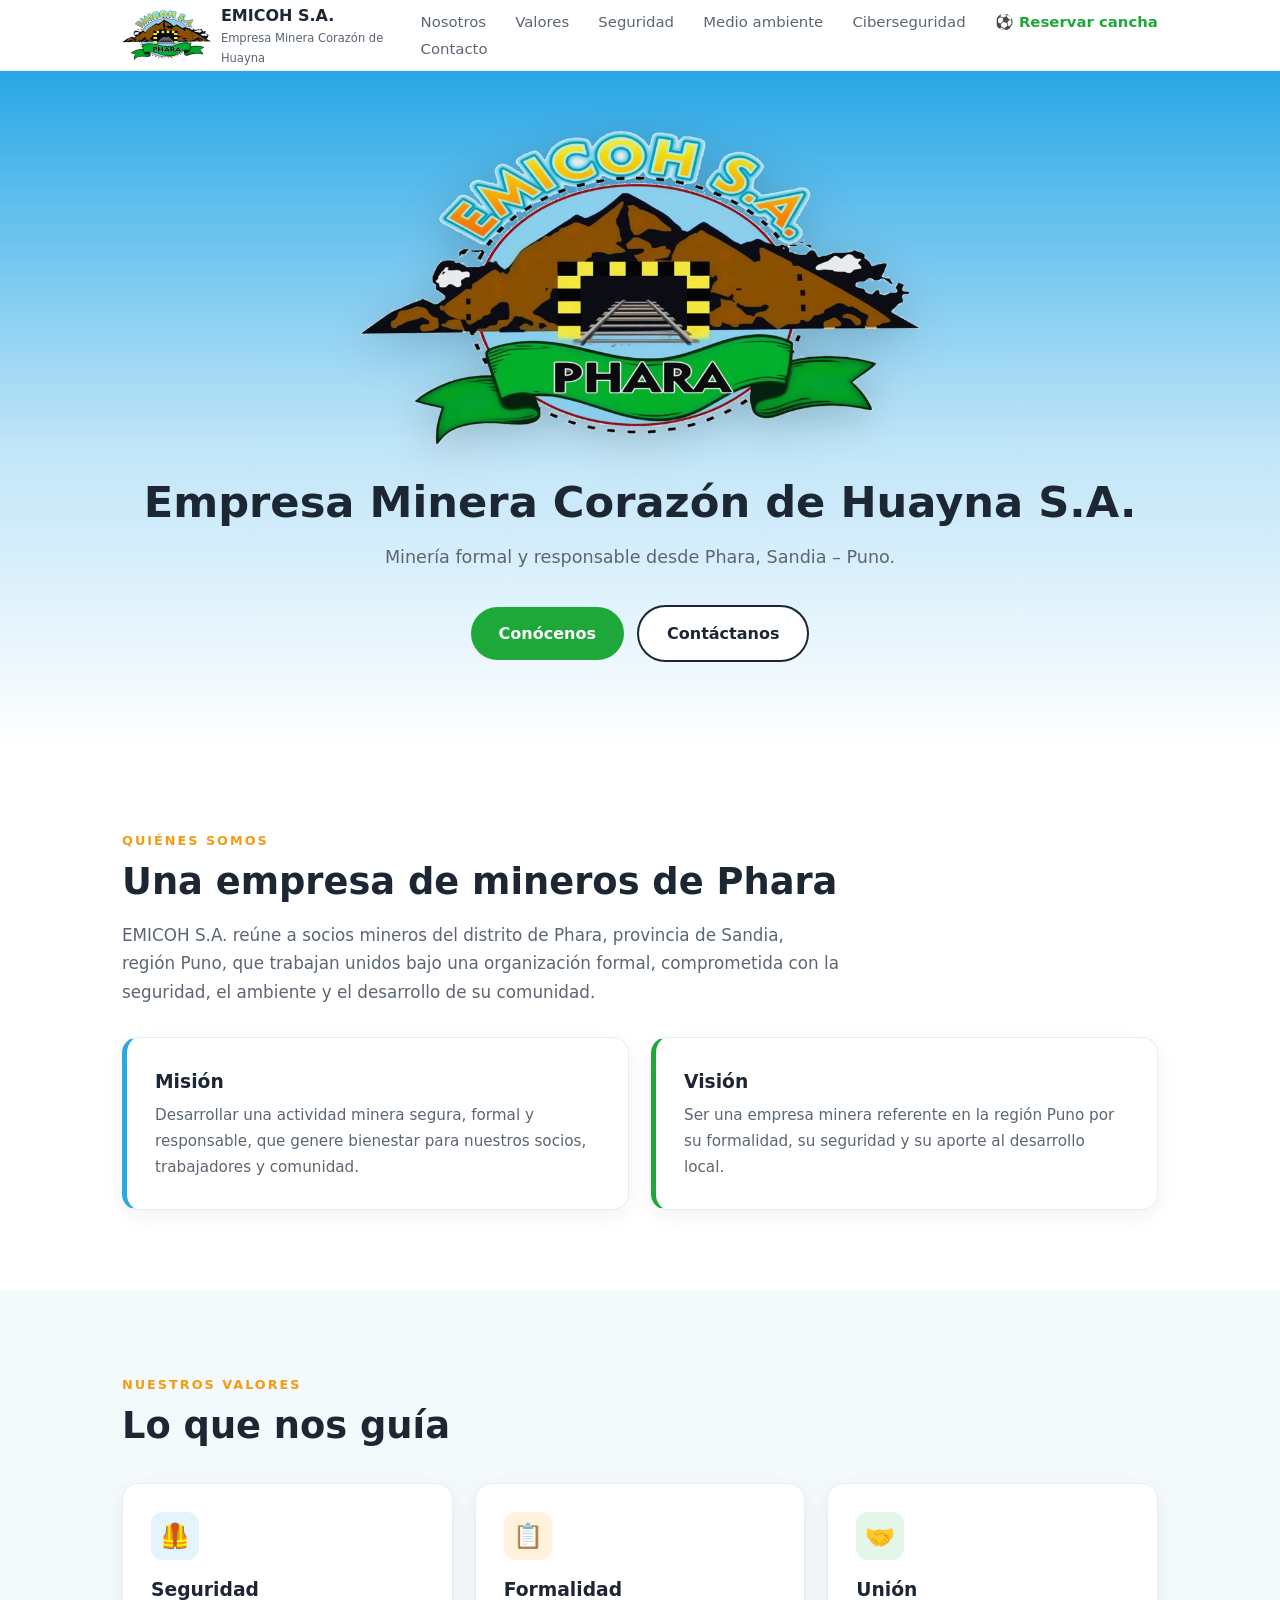
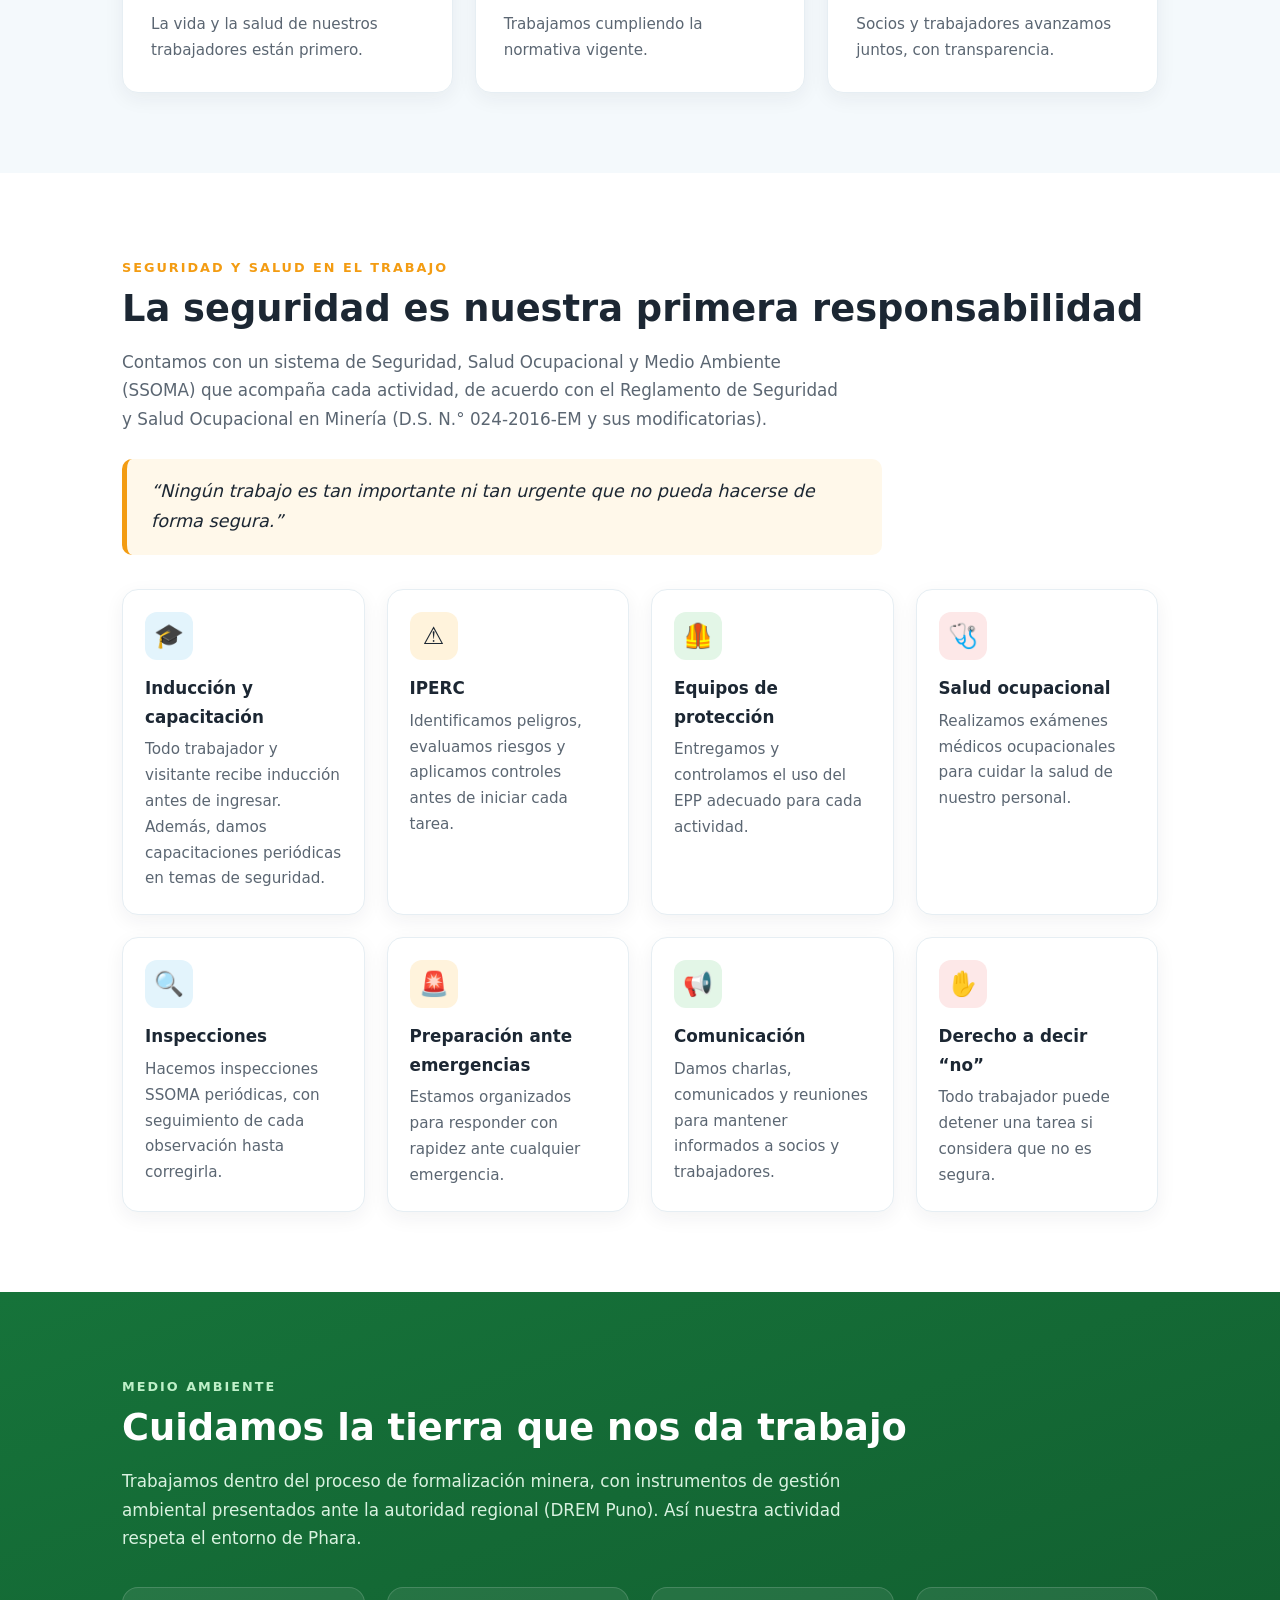
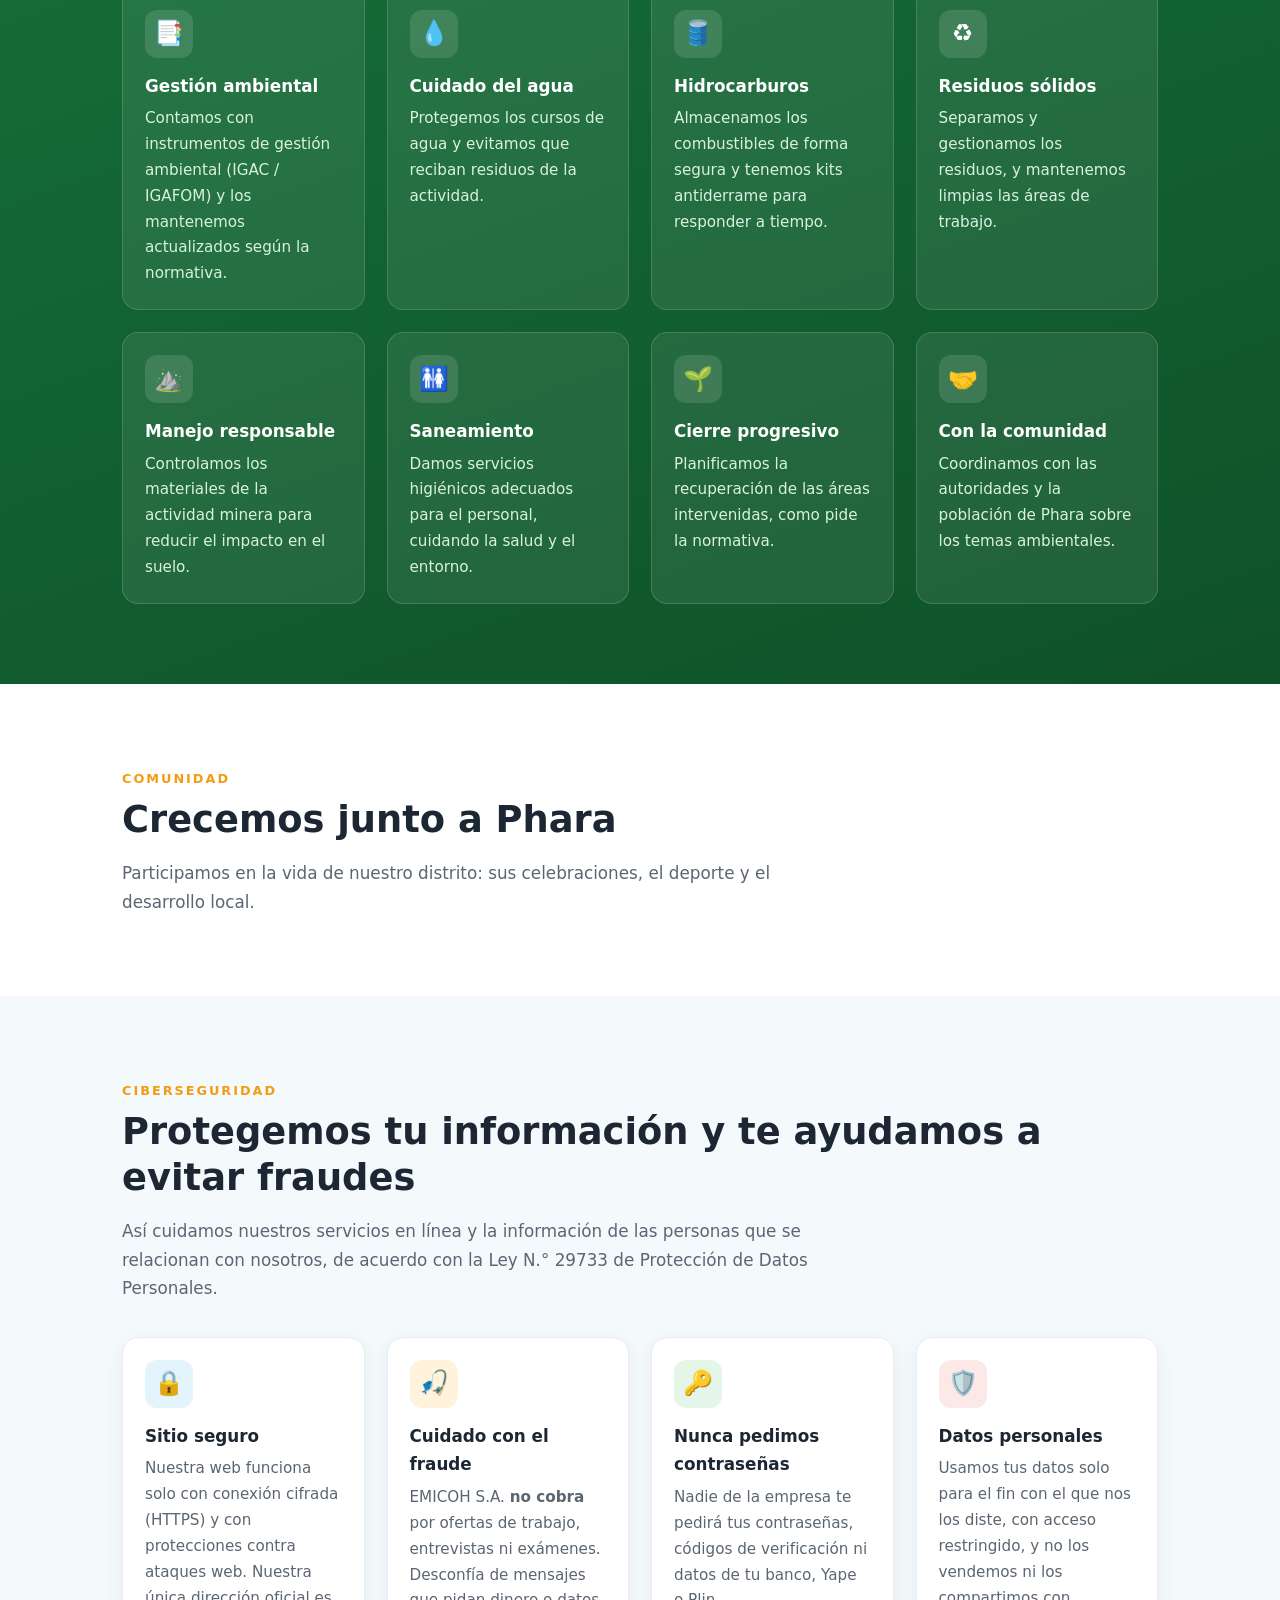
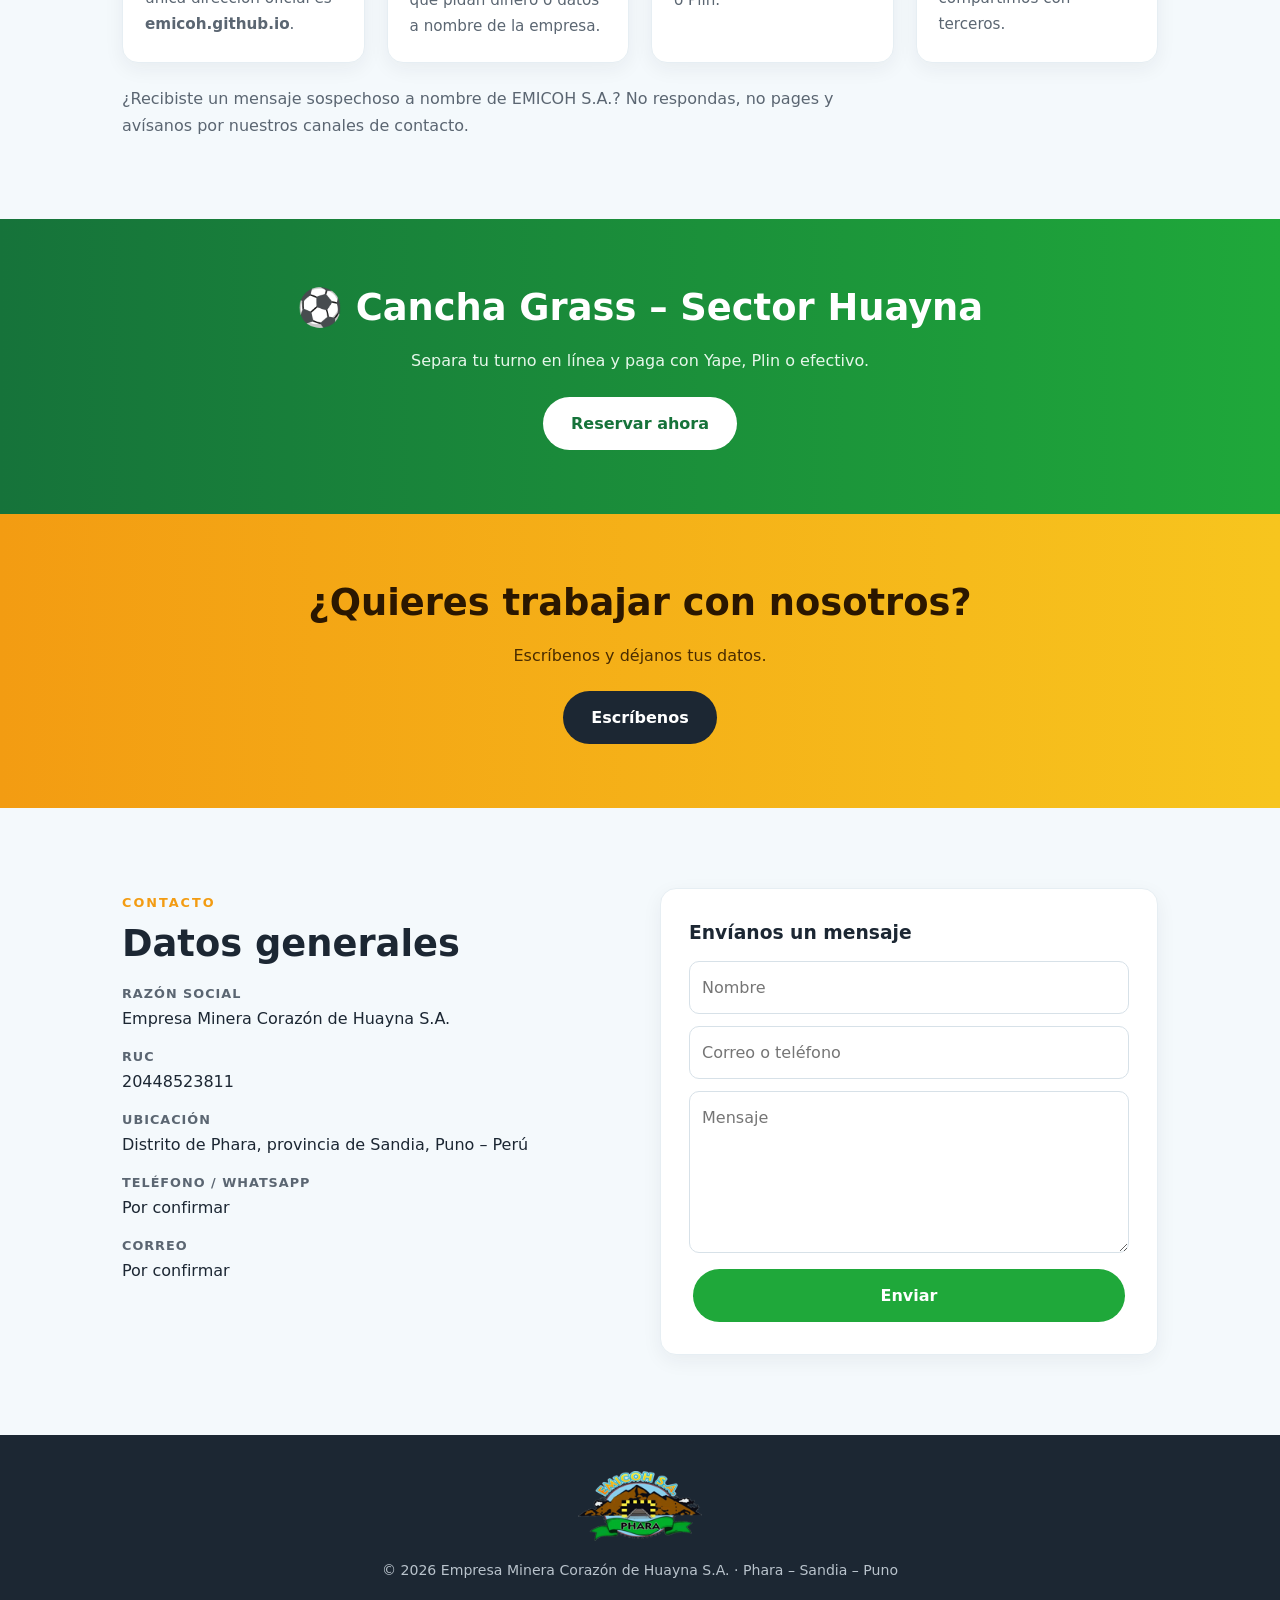
<file: index.html>
<!DOCTYPE html>
<html lang="es">
<head>
<meta charset="UTF-8">
<meta name="viewport" content="width=device-width, initial-scale=1">
<title>EMICOH S.A. | Empresa Minera Corazón de Huayna</title>
<meta name="description" content="Empresa Minera Corazón de Huayna S.A. (EMICOH S.A.) – Phara, Sandia, Puno.">
<meta http-equiv="Content-Security-Policy" content="default-src 'self'; script-src 'self'; style-src 'self' 'unsafe-inline'; img-src 'self' data:; font-src 'self'; connect-src 'self'; object-src 'none'; base-uri 'self'; form-action 'self'; frame-src 'none'; upgrade-insecure-requests">
<meta name="referrer" content="strict-origin-when-cross-origin">
<link rel="icon" href="img/favicon.png?v=2">
<style>
:root{--cielo:#2aa7e6;--cielo2:#bfe5f8;--naranja:#f39c12;--amarillo:#f7c51e;--verde:#1fa83a;--cafe:#7a4a1e;--tinta:#1c2733;--gris:#5b6672}
*{box-sizing:border-box;margin:0;padding:0}
html{scroll-behavior:smooth}
body{font-family:"Segoe UI",system-ui,sans-serif;color:var(--tinta);background:#fff;line-height:1.7}
a{color:inherit}
.wrap{max-width:1080px;margin:auto;padding:0 22px}
header{position:sticky;top:0;z-index:50;background:rgba(255,255,255,.95);backdrop-filter:blur(8px);border-bottom:1px solid #e6eef3}
header .wrap{display:flex;align-items:center;justify-content:space-between;height:70px}
.brand{display:flex;align-items:center;gap:10px;text-decoration:none;font-weight:800;color:var(--tinta)}
.brand img{height:50px}
.brand small{display:block;font-weight:500;font-size:.72rem;color:var(--gris)}
nav a{text-decoration:none;margin-left:24px;font-size:.93rem;font-weight:500;color:var(--gris)}
nav a:hover{color:var(--cielo)}
#menu{display:none;background:none;border:0;font-size:1.7rem;cursor:pointer;color:var(--tinta)}
.hero{background:linear-gradient(180deg,var(--cielo) 0%,var(--cielo2) 55%,#fff 100%);text-align:center;padding:60px 0 80px}
.hero img{width:min(560px,90%);filter:drop-shadow(0 10px 22px rgba(0,0,0,.18))}
.hero h1{font-size:clamp(1.7rem,4vw,2.7rem);line-height:1.2;margin-top:24px}
.hero p{max-width:620px;margin:14px auto 28px;color:var(--gris);font-size:1.1rem}
.btn{display:inline-block;padding:13px 28px;border-radius:40px;background:var(--verde);color:#fff;font-weight:700;text-decoration:none;margin:4px;border:0;cursor:pointer;font:inherit;font-weight:700}
.btn.alt{background:#fff;color:var(--tinta);border:2px solid var(--tinta)}
section{padding:80px 0}
.tag{color:var(--naranja);font-weight:700;text-transform:uppercase;letter-spacing:2px;font-size:.8rem}
h2{font-size:clamp(1.6rem,3.2vw,2.3rem);margin:6px 0 16px;line-height:1.25}
.lead{color:var(--gris);max-width:720px;font-size:1.05rem}
.cards{display:grid;grid-template-columns:repeat(3,1fr);gap:22px;margin-top:34px}
.card{background:#fff;border:1px solid #e6eef3;border-radius:16px;padding:28px;box-shadow:0 6px 20px rgba(28,39,51,.06)}
.card .ic{width:48px;height:48px;border-radius:12px;display:grid;place-items:center;font-size:1.5rem;margin-bottom:14px}
.card h3{margin-bottom:6px}
.card p{color:var(--gris);font-size:.95rem}
.alt-bg{background:#f4f9fc}
.c4{grid-template-columns:repeat(4,1fr)}
.c4 .card{padding:22px}
.c4 .card h3{font-size:1.05rem}
.quote{margin:26px 0 0;padding:18px 24px;border-left:5px solid var(--naranja);background:#fff8ea;border-radius:10px;font-style:italic;font-size:1.1rem;max-width:760px}
.sec-amb{background:linear-gradient(160deg,#16733a,#0f5129);color:#fff}
.sec-amb h2{color:#fff}.sec-amb .lead{color:#d9f2e0}
.sec-amb .card{background:rgba(255,255,255,.08);border-color:rgba(255,255,255,.15);box-shadow:none}
.sec-amb .card p{color:#d9f2e0}
.sec-amb .card .ic{background:rgba(255,255,255,.12)}
.mv{display:grid;grid-template-columns:1fr 1fr;gap:22px;margin-top:30px}
.mv .card{border-left:5px solid var(--cielo)}
.mv .card:last-child{border-left-color:var(--verde)}
.band{background:linear-gradient(90deg,var(--naranja),var(--amarillo));text-align:center;padding:60px 0}
.band h2{color:#2b1700}.band p{color:#4a2c00;margin-bottom:18px}
.contact{display:grid;grid-template-columns:1fr 1fr;gap:40px;align-items:start}
.info .row{display:flex;gap:12px;margin-bottom:14px}
.info .row b{display:block;font-size:.8rem;color:var(--gris);text-transform:uppercase;letter-spacing:1px}
form{background:#fff;padding:28px;border-radius:16px;border:1px solid #e6eef3;box-shadow:0 6px 20px rgba(28,39,51,.06);display:grid;gap:12px}
input,textarea{width:100%;padding:12px;border:1px solid #d7e1e8;border-radius:10px;font:inherit}
footer{background:var(--tinta);color:#b9c3cc;padding:36px 0;font-size:.88rem;text-align:center}
footer img{height:70px;margin-bottom:10px}
@media(max-width:860px){
 nav{display:none;position:absolute;top:70px;left:0;right:0;background:#fff;padding:6px 22px 18px;border-bottom:1px solid #e6eef3}
 nav.open{display:block}nav a{display:block;margin:12px 0}
 #menu{display:block}
 .cards,.mv,.contact{grid-template-columns:1fr}
 .c4{grid-template-columns:1fr 1fr}
}
@media(max-width:520px){
 .c4{grid-template-columns:1fr}
}
</style>
</head>
<body>

<header>
 <div class="wrap">
  <a href="#inicio" class="brand"><img src="img/favicon.png?v=2" alt="Logo EMICOH S.A."><span>EMICOH S.A.<small>Empresa Minera Corazón de Huayna</small></span></a>
  <button id="menu" aria-label="Menú">☰</button>
  <nav id="nav">
   <a href="#nosotros">Nosotros</a>
   <a href="#valores">Valores</a>
   <a href="#seguridad">Seguridad</a>
   <a href="#ambiente">Medio ambiente</a>
   <a href="#ciberseguridad">Ciberseguridad</a>
   <a href="cancha/" style="color:var(--verde);font-weight:700">⚽ Reservar cancha</a>
   <a href="#contacto">Contacto</a>
  </nav>
 </div>
</header>

<section class="hero" id="inicio">
 <div class="wrap">
  <img src="img/logo.png?v=2" alt="EMICOH S.A. – Phara">
  <h1>Empresa Minera Corazón de Huayna S.A.</h1>
  <p>Minería formal y responsable desde Phara, Sandia – Puno.</p>
  <a href="#nosotros" class="btn">Conócenos</a>
  <a href="#contacto" class="btn alt">Contáctanos</a>
 </div>
</section>

<section id="nosotros">
 <div class="wrap">
  <span class="tag">Quiénes somos</span>
  <h2>Una empresa de mineros de Phara</h2>
  <p class="lead">EMICOH S.A. reúne a socios mineros del distrito de Phara, provincia de Sandia, región Puno, que trabajan unidos bajo una organización formal, comprometida con la seguridad, el ambiente y el desarrollo de su comunidad.</p>
  <div class="mv">
   <div class="card"><h3>Misión</h3><p>Desarrollar una actividad minera segura, formal y responsable, que genere bienestar para nuestros socios, trabajadores y comunidad.</p></div>
   <div class="card"><h3>Visión</h3><p>Ser una empresa minera referente en la región Puno por su formalidad, su seguridad y su aporte al desarrollo local.</p></div>
  </div>
 </div>
</section>

<section class="alt-bg" id="valores">
 <div class="wrap">
  <span class="tag">Nuestros valores</span>
  <h2>Lo que nos guía</h2>
  <div class="cards">
   <div class="card"><div class="ic" style="background:#e3f4fc">🦺</div><h3>Seguridad</h3><p>La vida y la salud de nuestros trabajadores están primero.</p></div>
   <div class="card"><div class="ic" style="background:#fff3dc">📋</div><h3>Formalidad</h3><p>Trabajamos cumpliendo la normativa vigente.</p></div>
   <div class="card"><div class="ic" style="background:#e3f6e7">🤝</div><h3>Unión</h3><p>Socios y trabajadores avanzamos juntos, con transparencia.</p></div>
  </div>
 </div>
</section>

<section id="seguridad" class="sec-seg">
 <div class="wrap">
  <span class="tag">Seguridad y salud en el trabajo</span>
  <h2>La seguridad es nuestra primera responsabilidad</h2>
  <p class="lead">Contamos con un sistema de Seguridad, Salud Ocupacional y Medio Ambiente (SSOMA) que acompaña cada actividad, de acuerdo con el Reglamento de Seguridad y Salud Ocupacional en Minería (D.S. N.° 024-2016-EM y sus modificatorias).</p>
  <div class="quote">“Ningún trabajo es tan importante ni tan urgente que no pueda hacerse de forma segura.”</div>
  <div class="cards c4">
   <div class="card"><div class="ic" style="background:#e3f4fc">🎓</div><h3>Inducción y capacitación</h3><p>Todo trabajador y visitante recibe inducción antes de ingresar. Además, damos capacitaciones periódicas en temas de seguridad.</p></div>
   <div class="card"><div class="ic" style="background:#fff3dc">⚠️</div><h3>IPERC</h3><p>Identificamos peligros, evaluamos riesgos y aplicamos controles antes de iniciar cada tarea.</p></div>
   <div class="card"><div class="ic" style="background:#e3f6e7">🦺</div><h3>Equipos de protección</h3><p>Entregamos y controlamos el uso del EPP adecuado para cada actividad.</p></div>
   <div class="card"><div class="ic" style="background:#fde8e8">🩺</div><h3>Salud ocupacional</h3><p>Realizamos exámenes médicos ocupacionales para cuidar la salud de nuestro personal.</p></div>
   <div class="card"><div class="ic" style="background:#e3f4fc">🔍</div><h3>Inspecciones</h3><p>Hacemos inspecciones SSOMA periódicas, con seguimiento de cada observación hasta corregirla.</p></div>
   <div class="card"><div class="ic" style="background:#fff3dc">🚨</div><h3>Preparación ante emergencias</h3><p>Estamos organizados para responder con rapidez ante cualquier emergencia.</p></div>
   <div class="card"><div class="ic" style="background:#e3f6e7">📢</div><h3>Comunicación</h3><p>Damos charlas, comunicados y reuniones para mantener informados a socios y trabajadores.</p></div>
   <div class="card"><div class="ic" style="background:#fde8e8">✋</div><h3>Derecho a decir “no”</h3><p>Todo trabajador puede detener una tarea si considera que no es segura.</p></div>
  </div>
 </div>
</section>

<section id="ambiente" class="sec-amb">
 <div class="wrap">
  <span class="tag" style="color:#bff0c9">Medio ambiente</span>
  <h2>Cuidamos la tierra que nos da trabajo</h2>
  <p class="lead">Trabajamos dentro del proceso de formalización minera, con instrumentos de gestión ambiental presentados ante la autoridad regional (DREM Puno). Así nuestra actividad respeta el entorno de Phara.</p>
  <div class="cards c4">
   <div class="card"><div class="ic">📑</div><h3>Gestión ambiental</h3><p>Contamos con instrumentos de gestión ambiental (IGAC / IGAFOM) y los mantenemos actualizados según la normativa.</p></div>
   <div class="card"><div class="ic">💧</div><h3>Cuidado del agua</h3><p>Protegemos los cursos de agua y evitamos que reciban residuos de la actividad.</p></div>
   <div class="card"><div class="ic">🛢️</div><h3>Hidrocarburos</h3><p>Almacenamos los combustibles de forma segura y tenemos kits antiderrame para responder a tiempo.</p></div>
   <div class="card"><div class="ic">♻️</div><h3>Residuos sólidos</h3><p>Separamos y gestionamos los residuos, y mantenemos limpias las áreas de trabajo.</p></div>
   <div class="card"><div class="ic">⛰️</div><h3>Manejo responsable</h3><p>Controlamos los materiales de la actividad minera para reducir el impacto en el suelo.</p></div>
   <div class="card"><div class="ic">🚻</div><h3>Saneamiento</h3><p>Damos servicios higiénicos adecuados para el personal, cuidando la salud y el entorno.</p></div>
   <div class="card"><div class="ic">🌱</div><h3>Cierre progresivo</h3><p>Planificamos la recuperación de las áreas intervenidas, como pide la normativa.</p></div>
   <div class="card"><div class="ic">🤝</div><h3>Con la comunidad</h3><p>Coordinamos con las autoridades y la población de Phara sobre los temas ambientales.</p></div>
  </div>
 </div>
</section>

<section id="comunidad">
 <div class="wrap">
  <span class="tag">Comunidad</span>
  <h2>Crecemos junto a Phara</h2>
  <p class="lead">Participamos en la vida de nuestro distrito: sus celebraciones, el deporte y el desarrollo local.</p>
 </div>
</section>

<section class="alt-bg" id="ciberseguridad">
 <div class="wrap">
  <span class="tag">Ciberseguridad</span>
  <h2>Protegemos tu información y te ayudamos a evitar fraudes</h2>
  <p class="lead">Así cuidamos nuestros servicios en línea y la información de las personas que se relacionan con nosotros, de acuerdo con la Ley N.° 29733 de Protección de Datos Personales.</p>
  <div class="cards c4">
   <div class="card"><div class="ic" style="background:#e3f4fc">🔒</div><h3>Sitio seguro</h3><p>Nuestra web funciona solo con conexión cifrada (HTTPS) y con protecciones contra ataques web. Nuestra única dirección oficial es <b>emicoh.github.io</b>.</p></div>
   <div class="card"><div class="ic" style="background:#fff3dc">🎣</div><h3>Cuidado con el fraude</h3><p>EMICOH S.A. <b>no cobra</b> por ofertas de trabajo, entrevistas ni exámenes. Desconfía de mensajes que pidan dinero o datos a nombre de la empresa.</p></div>
   <div class="card"><div class="ic" style="background:#e3f6e7">🔑</div><h3>Nunca pedimos contraseñas</h3><p>Nadie de la empresa te pedirá tus contraseñas, códigos de verificación ni datos de tu banco, Yape o Plin.</p></div>
   <div class="card"><div class="ic" style="background:#fde8e8">🛡️</div><h3>Datos personales</h3><p>Usamos tus datos solo para el fin con el que nos los diste, con acceso restringido, y no los vendemos ni los compartimos con terceros.</p></div>
  </div>
  <p class="lead" style="margin-top:22px;font-size:1rem">¿Recibiste un mensaje sospechoso a nombre de EMICOH S.A.? No respondas, no pages y avísanos por nuestros canales de contacto.</p>
 </div>
</section>

<section class="band" style="background:linear-gradient(90deg,#16733a,#1fa83a)">
 <div class="wrap">
  <h2 style="color:#fff">⚽ Cancha Grass – Sector Huayna</h2>
  <p style="color:#e6f7ea">Separa tu turno en línea y paga con Yape, Plin o efectivo.</p>
  <a href="cancha/" class="btn" style="background:#fff;color:#16733a">Reservar ahora</a>
 </div>
</section>

<section class="band">
 <div class="wrap">
  <h2>¿Quieres trabajar con nosotros?</h2>
  <p>Escríbenos y déjanos tus datos.</p>
  <a href="#contacto" class="btn" style="background:var(--tinta)">Escríbenos</a>
 </div>
</section>

<section class="alt-bg" id="contacto">
 <div class="wrap contact">
  <div class="info">
   <span class="tag">Contacto</span>
   <h2>Datos generales</h2>
   <div class="row"><div><b>Razón social</b>Empresa Minera Corazón de Huayna S.A.</div></div>
   <div class="row"><div><b>RUC</b>20448523811</div></div>
   <div class="row"><div><b>Ubicación</b>Distrito de Phara, provincia de Sandia, Puno – Perú</div></div>
   <div class="row"><div><b>Teléfono / WhatsApp</b>Por confirmar</div></div>
   <div class="row"><div><b>Correo</b>Por confirmar</div></div>
  </div>
  <form id="fContacto">
   <h3>Envíanos un mensaje</h3>
   <input placeholder="Nombre" required>
   <input placeholder="Correo o teléfono" required>
   <textarea rows="5" placeholder="Mensaje" required></textarea>
   <button class="btn">Enviar</button>
  </form>
 </div>
</section>

<footer>
 <img src="img/favicon.png?v=2" alt="EMICOH S.A.">
 <p>© 2026 Empresa Minera Corazón de Huayna S.A. · Phara – Sandia – Puno</p>
</footer>

<script src="sitio.js?v=1"></script>
</body>
</html>
</file>
